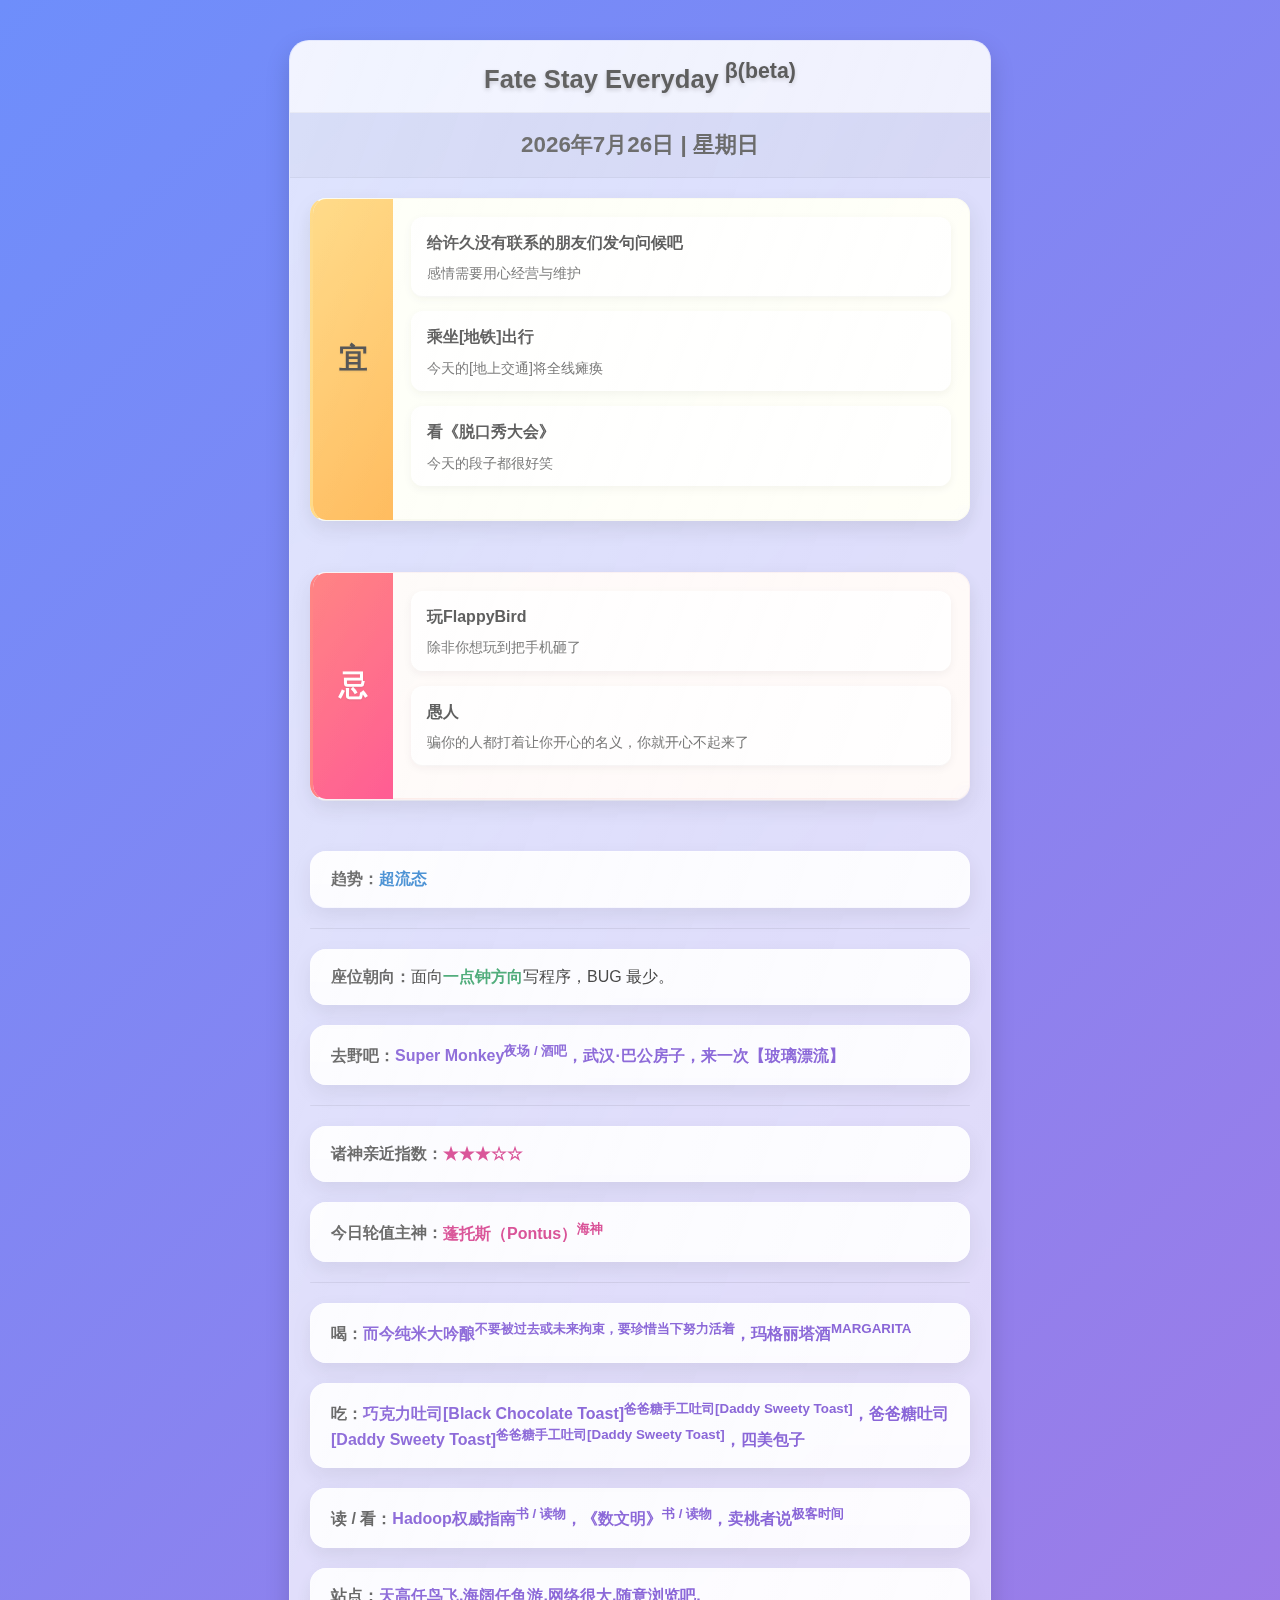
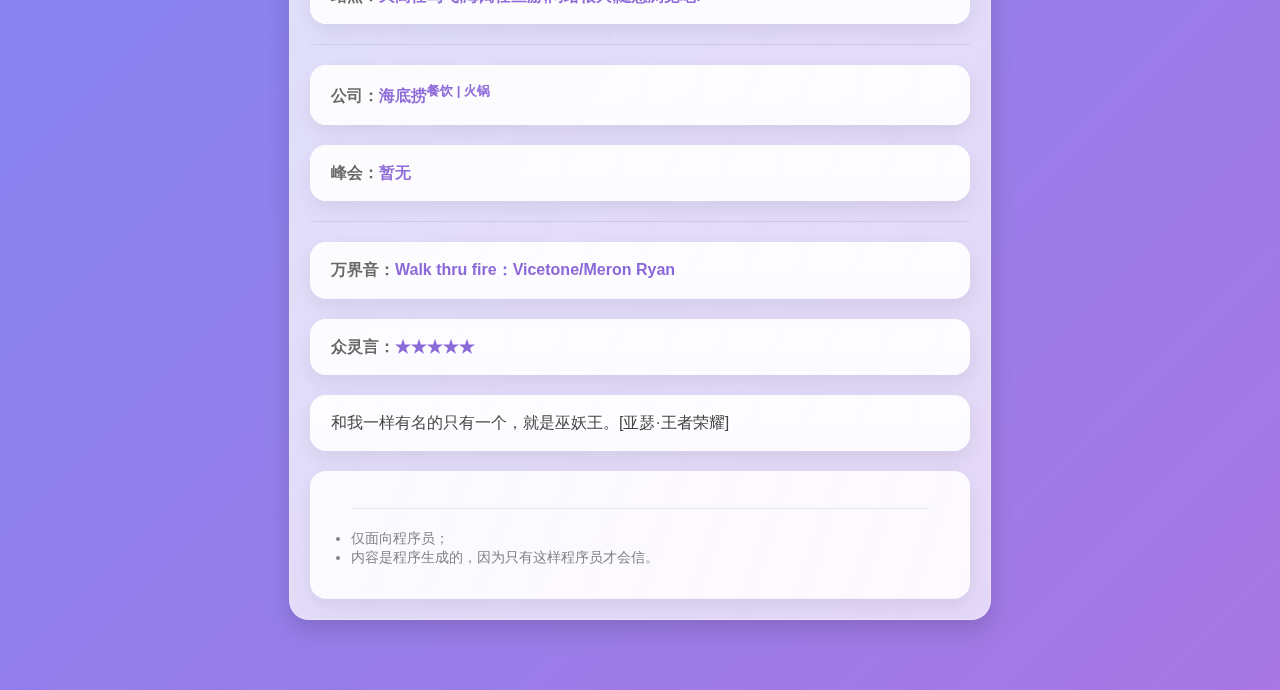
<file: static_projects/pages/laohuangli.html>
<!DOCTYPE html>
<html>
<head>
    <meta http-equiv="content-type" content="text/html; charset=UTF-8"/>
    <meta name="viewport" content="width=device-width, initial-scale=1.0">
    <meta name="robots" content="noindex, nofollow"/>
    <meta name="googlebot" content="noindex, nofollow"/>
    <title>Fate Stay Everyday</title>

    <script type="text/javascript" src="../assets/js/jquery.js"></script>
    <script type="application/javascript" src="../assets/js/laohuangli.js"></script>
    <link rel="stylesheet" type="text/css" href="../assets/laohuangli.css" />
</head>
<body>

		<div class="container">
			<div class="title">
				Fate Stay Everyday<sup> β(beta)</sup>
			</div>
			<div class="date">
			</div>
			<div class="good">
				<div class="title">
					<table>
						<tr><td>宜</td></tr>
					</table>
				</div>
				<div class="content">
					<ul></ul>
				</div>
				<div class="clear"></div>
			</div>
			<div class="split"></div>
			<div class="bad">
				<div class="title">
					<table>
						<tr><td>忌</td></tr>
					</table>
				</div>
				<div class="content">
					<ul></ul>
				</div>
				<div class="clear"></div>
			</div>
			<div class="split"></div>
			
			<div class="line-tip">
				<strong>趋势：</strong><font color="#6495ED"><b><span class="trend_value"></span></b></font>
			</div>
			
			<hr />
			
			<div class="line-tip">
				<strong>座位朝向：</strong>面向<span class="direction_value"></span>写程序，BUG 最少。
			</div>
			<div class="line-tip">
				<strong>去野吧：</strong><span class="wild_value"></span>
			</div>
			
			<hr />
			
			<div class="line-tip">
				<strong>诸神亲近指数：</strong><span class="goddes_value"></span>
			</div>
			<div class="line-tip">
				<strong>今日轮值主神：</strong><span class="gods_value"></span>
			</div>
			
			<hr />
			
			<div class="line-tip">
				<strong>喝：</strong><span class="drink_value"></span>
			</div>
			<div class="line-tip">
				<strong>吃：</strong><span class="eat_value"></span>
			</div>
			<div class="line-tip">
				<strong>读 / 看：</strong><span class="book_value"></span>
			</div>
			<div class="line-tip">
				<strong>站点：</strong><span class="web_value"></span>
			</div>
			
			<hr />
			
			<div class="line-tip">
				<strong>公司：</strong><span class="company_and_group"></span>
			</div>
			
			<div class="line-tip">
				<strong>峰会：</strong><span class="event_and_meeting"></span>
			</div>
			
			<hr />
			
			<div class="line-tip">
				<strong>万界音：</strong><span class="music_value"></span>
			</div>
			<div class="line-tip">
				<strong>众灵言：</strong><span class="words_powerful"></span>
			</div>
			<div class="line-tip">
				<span class="people_say"></span>
			</div>
			<!--
			<div class="peolesaid">
				<div class="content">
					<ul></ul>
				</div>
				<div class="clear"></div>
			</div>
			-->
			
			<div class="comment">
				<hr/>
				<ul>
					<li>仅面向程序员；</li>
					<li>内容是程序生成的，因为只有这样程序员才会信。</li>
				</ul>
			</div>
		</div>

</body>
</html>
</file>
<file: static_projects/assets/laohuangli.css>
body * {
    font-family: -apple-system, BlinkMacSystemFont, "Segoe UI", Roboto, "Helvetica Neue", Arial, sans-serif;
}

body {
    background: linear-gradient(135deg, #6e8efb 0%, #a777e3 100%);
    margin: 0;
    padding: 20px 0;
    min-height: 100vh;
    color: #333;
}

/* Modern card container */
.container {
    width: 90%;
    max-width: 700px;
    margin: 20px auto 50px;
    padding: 0;
    border-radius: 20px;
    box-shadow: 0 10px 25px rgba(0, 0, 0, 0.15);
    background: rgba(255, 255, 255, 0.7);
    backdrop-filter: blur(10px);
    -webkit-backdrop-filter: blur(10px);
    overflow: hidden;
    transition: transform 0.3s, box-shadow 0.3s;
    border: 1px solid rgba(255, 255, 255, 0.3);
    position: relative;
}

.container:hover {
    transform: translateY(-5px);
    box-shadow: 0 15px 30px rgba(0, 0, 0, 0.2);
}

/* 添加光泽效果 */
.container::before {
    content: '';
    position: absolute;
    top: -50%;
    left: -50%;
    width: 200%;
    height: 200%;
    background: linear-gradient(
        to bottom right,
        rgba(255, 255, 255, 0.3) 0%,
        rgba(255, 255, 255, 0.1) 50%,
        transparent 100%
    );
    z-index: 1;
    pointer-events: none;
}

.container > .title {
    position: relative;
    padding: 18px 20px;
    font-size: 1.6rem;
    font-weight: 700;
    color: #444;
    text-align: center;
    border-bottom: 1px solid rgba(0, 0, 0, 0.05);
    background: rgba(255, 255, 255, 0.6);
    text-shadow: 0 2px 4px rgba(0, 0, 0, 0.2);
}

.container>.title::after {
    content: '';
    position: absolute;
    top: 0;
    left: 0;
    right: 0;
    bottom: 0;
    background: linear-gradient(90deg, rgba(255, 255, 255, 0) 0%, rgba(255, 255, 255, 0.2) 100%);
    opacity: 0;
    transition: opacity 0.3s;
}

.container>.title:hover::after {
    opacity: 1;
}

.date {
    font-size: 1.4rem;
    font-weight: 600;
    line-height: 30pt;
    text-align: center;
    padding: 12px 0;
    background: rgba(0, 0, 0, 0.03);
    color: #555;
    border-bottom: 1px solid rgba(0, 0, 0, 0.05);
}

.split, .clear {
    clear: both;
    height: 1px;
    overflow-y: hidden;
}

.good, .bad {
    clear: both;
    position: relative;
    margin: 20px;
    border-radius: 16px;
    overflow: hidden;
    box-shadow: 0 8px 20px rgba(0, 0, 0, 0.1);
    transition: transform 0.2s, box-shadow 0.2s;
    backdrop-filter: blur(10px);
    -webkit-backdrop-filter: blur(10px);
    border: 1px solid rgba(255, 255, 255, 0.15);
    display: block; /* 确保块级显示 */
    margin-bottom: 30px; /* 增加底部间距 */
}

.good:hover, .bad:hover {
    transform: translateY(-3px);
    box-shadow: 0 12px 24px rgba(0, 0, 0, 0.15);
}

.good .title, .bad .title {
    float: left;
    width: 80px;
    font-weight: bold;
    text-align: center;
    font-size: 1.8rem;
    position: absolute;
    top: 0;
    bottom: 0;
    display: flex;
    align-items: center;
    justify-content: center;
    text-shadow: 0 1px 2px rgba(0, 0, 0, 0.1);
}

.good .title>table, .bad .title>table {
    position: absolute;
    width: 100%;
    height: 100%;
    border: none;
}

.good .title {
    background: linear-gradient(135deg, #FFD36F 0%, #FFAF40 100%);
}

.bad .title {
    background: linear-gradient(135deg, #FF6B6B 0%, #FF4081 100%);
    color: #fff;
}

.good .content, .bad .content {
    margin-left: 80px;
    padding: 18px;
    font-size: 1rem;
    background: rgba(255, 255, 255, 0.7);
    backdrop-filter: blur(8px);
    -webkit-backdrop-filter: blur(8px);
}

.good {
    background: rgba(255, 255, 220, 0.5);
    border-left: 3px solid #FFD36F;
}

.bad {
    background: rgba(255, 231, 224, 0.5);
    border-left: 3px solid #FF6B6B;
}

.content ul {
    list-style: none;
    margin: 0;
    padding: 0;
}

.content ul li {
    line-height: 1.6;
    font-size: 1rem;
    font-weight: 600;
    color: #444;
    margin-bottom: 15px;
    padding: 12px 15px;
    background: rgba(255, 255, 255, 0.6);
    border-radius: 12px;
    backdrop-filter: blur(5px);
    -webkit-backdrop-filter: blur(5px);
    transition: all 0.2s ease;
    box-shadow: 0 3px 10px rgba(0, 0, 0, 0.05);
    border: 1px solid rgba(255, 255, 255, 0.2);
    display: block; /* 确保每个列表项是块级元素 */
}

.content ul li:hover {
    transform: translateX(3px);
    background: rgba(255, 255, 255, 0.85);
    box-shadow: 0 5px 15px rgba(0, 0, 0, 0.08);
}

.content ul li div.description {
    font-size: 0.9rem;
    font-weight: normal;
    color: #666;
    line-height: 1.4;
    margin-top: 8px;
}

.line-tip {
    font-size: 1rem;
    margin: 20px;
    padding: 16px 20px;
    line-height: 1.4;
    background: rgba(255, 255, 255, 0.7);
    border-radius: 16px;
    backdrop-filter: blur(10px);
    -webkit-backdrop-filter: blur(10px);
    box-shadow: 0 8px 20px rgba(0, 0, 0, 0.08);
    transition: all 0.2s ease;
    border: 1px solid rgba(255, 255, 255, 0.2);
}

.line-tip:hover {
    transform: translateY(-3px);
    background: rgba(255, 255, 255, 0.85);
    box-shadow: 0 12px 24px rgba(0, 0, 0, 0.12);
}

.line-tip strong {
    color: #555;
}

.direction_value {
    color: #38A169;
    font-weight: bold;
}

.goddes_value, .gods_value {
    color: #D53F8C;
    font-weight: bold;
}

.trend_value {
    color: #3182CE;
    font-weight: bold;
}

.drink_value, .eat_value, .book_value, .web_value, .wild_value, 
.company_and_group, .event_and_meeting, .music_value, .words_powerful {
    color: #805AD5;
    font-weight: bold;
}

hr {
    margin: 20px;
    border: none;
    height: 1px;
    background: rgba(0, 0, 0, 0.08);
    border-radius: 1px;
}

.comment {
    margin: 20px;
    font-size: 0.9rem;
    background: rgba(255, 255, 255, 0.6);
    border-radius: 16px;
    padding: 16px 20px;
    backdrop-filter: blur(10px);
    -webkit-backdrop-filter: blur(10px);
    box-shadow: 0 8px 20px rgba(0, 0, 0, 0.08);
    border: 1px solid rgba(255, 255, 255, 0.2);
}

.comment ul {
    margin-left: 0;
    padding-left: 20px;
    color: #777;
}

/* 媒体查询 - 移动设备 */
@media (max-width: 600px) {
    .container {
        width: 95%;
        margin: 10px auto 30px;
    }
    
    .good, .bad, .line-tip {
        margin: 15px;
    }
    
    .good .title, .bad .title {
        width: 60px;
        font-size: 1.5rem;
    }
    
    .good .content, .bad .content {
        margin-left: 60px;
        padding: 12px;
    }
    
    .content ul li {
        font-size: 0.95rem;
        padding: 10px 12px;
    }
    
    .content ul li div.description {
        font-size: 0.85rem;
    }
    
    .container>.title {
        font-size: 1.4rem;
        padding: 15px;
    }
    
    .date {
        font-size: 1.2rem;
    }
    
    .line-tip {
        font-size: 0.9rem;
        padding: 12px 15px;
    }
}

/* 超小屏幕设备 */
@media (max-width: 360px) {
    .good .title, .bad .title {
        width: 50px;
        font-size: 1.3rem;
    }
    
    .good .content, .bad .content {
        margin-left: 50px;
        padding: 10px;
    }
}
</file>
